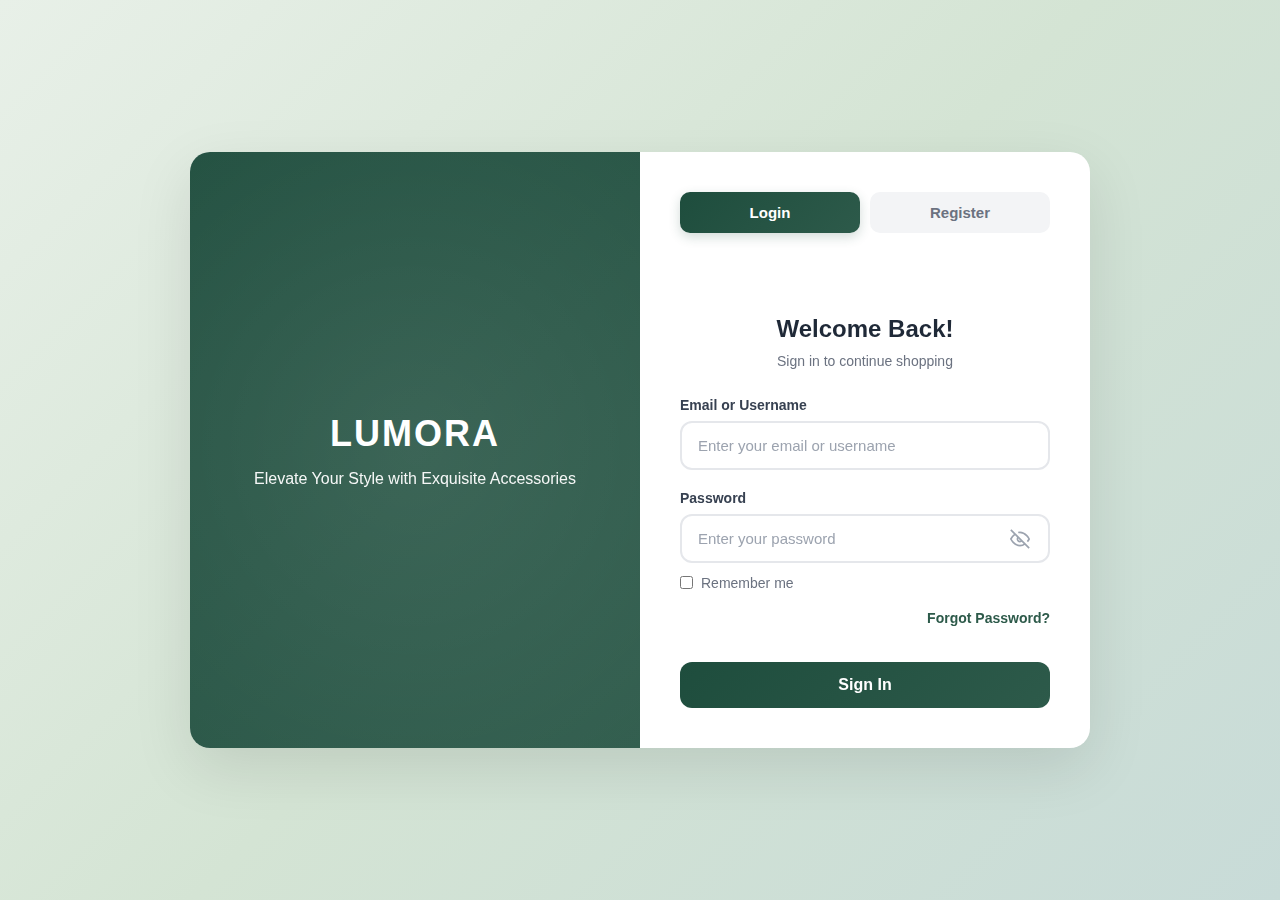
<file: frontend/pages/login.html>
<!DOCTYPE html>
<html lang="en">
<head>
    <meta charset="UTF-8">
    <meta name="viewport" content="width=device-width, initial-scale=1.0">
    <title>Lumora</title>
    <link rel="stylesheet" href="../css/auth.css">
        <script src="https://www.google.com/recaptcha/api.js" async defer></script>
</head>
<body>
    <div class="auth-container">
        <div class="brand-section">
            <div class="logo">LUMORA</div>
            <div class="brand-tagline">Elevate Your Style with Exquisite Accessories</div>
        </div>

        <div class="form-section">
            <div class="tab-buttons">
                <button class="tab-btn active" data-tab="login">Login</button>
                <button class="tab-btn" data-tab="register">Register</button>
            </div>

            <div id="alert" class="alert"></div>

            <div id="login-form" class="form-content active">
                
                <div id="login-step-credentials" class="login-step active">
                    <h2>Welcome Back!</h2>
                    <p class="subtitle">Sign in to continue shopping</p>
                    <form id="login-form-element" action="../../backend/php/auth.php" method="POST">
                        <input type="hidden" name="action" value="login_step_1_credentials">
                        
                        <div class="input-group">
                            <label>Email or Username</label>
                            <input type="text" name="identifier" id="login-identifier" placeholder="Enter your email or username" required>
                        </div>

                        <div class="input-group">
                            <label>Password</label>
                            <div class="password-input">
                                <input type="password" name="password" id="login-password" placeholder="Enter your password" required>
                                <button type="button" class="toggle-password" data-target="login-password">
                                    <svg class="eye-icon" width="20" height="20" viewBox="0 0 24 24" fill="none" stroke="currentColor" stroke-width="2">
                                        <g class="eye-open">
                                            <path d="M1 12s4-8 11-8 11 8 11 8-4 8-11 8-11-8-11-8z"></path>
                                            <circle cx="12" cy="12" r="3"></circle>
                                        </g>
                                        <g class="eye-closed">
                                            <path d="M17.94 17.94A10.07 10.07 0 0 1 12 20c-7 0-11-8-11-8a18.45 18.45 0 0 1 5.06-5.94M9.9 4.24A9.12 9.12 0 0 1 12 4c7 0 11 8 11 8a18.5 18.5 0 0 1-2.16 3.19m-6.72-1.07a3 3 0 1 1-4.24-4.24"></path>
                                            <line x1="1" y1="1" x2="23" y2="23"></line>
                                        </g>
                                    </svg>
                                </button>
                            </div>
                        </div>

                        <div class="checkbox-group" style="margin-bottom: 25px; margin-top: -10px;">
                            <input type="checkbox" name="remember_me" id="remember-me">
                            <label for="remember-me">Remember me</label>
                        </div>

                        <div class="forgot-password">
                            <a href="#" id="forgot-password-link">Forgot Password?</a>
                        </div>
                        <button type="submit" class="submit-btn">Sign In</button>
                    </form>
                </div>
                
                <div id="login-step-otp" class="login-step">
                    <h2>Verify Your Identity</h2>
                    <p class="subtitle">A 6-digit code was sent to your email for security.</p>
                    <form id="login-otp-form-element" action="../../backend/php/auth.php" method="POST">
                        <input type="hidden" name="action" value="login_step_2_otp">
                        <div class="input-group">
                            <label>Verification Code (OTP)</label>
                            <input type="text" name="otp" id="login-otp" placeholder="Enter 6-digit OTP" maxlength="6" required>
                        </div>
                        
                        <div class="resend-otp-container">
                            <button type="button" class="resend-otp-btn" id="login-resend-otp">
                                Resend Code
                            </button>
                            <span class="resend-timer" id="login-resend-timer"></span>
                        </div>
                        
                        <button type="submit" class="submit-btn">Verify & Login</button>
                    </form>
                </div>

            </div>

            <!-- Forgot Password Form -->
            <div id="forgot-form" class="form-content">
                
                <!-- Step 1: Email -->
                <div id="forgot-step-email" class="forgot-step active">
                    <h2>Reset Password</h2>
                    <p class="subtitle">Enter your email address to receive a password reset code</p>
                    <form id="forgot-email-form-element" action="../../backend/php/auth.php" method="POST">
                        <input type="hidden" name="action" value="forgot_password_step_1_email">
                        
                        <div class="input-group">
                            <label>Email Address</label>
                            <input type="email" name="email" id="forgot-email" placeholder="Enter your registered email" required>
                        </div>
                        
                        <button type="submit" class="submit-btn">Send Reset Code</button>
                    </form>
                    <div class="back-to-login">
                        <a href="#" class="back-to-login-link">← Back to Login</a>
                    </div>
                </div>

                <!-- Step 2: Verify OTP -->
                <div id="forgot-step-otp" class="forgot-step">
                    <h2>Verify Code</h2>
                    <p class="subtitle">Enter the 6-digit code sent to your email</p>
                    <form id="forgot-otp-form-element" action="../../backend/php/auth.php" method="POST">
                        <input type="hidden" name="action" value="forgot_password_step_2_verify">
                        
                        <div class="input-group">
                            <label>Verification Code (OTP)</label>
                            <input type="text" name="otp" id="forgot-otp" placeholder="Enter 6-digit OTP" maxlength="6" required>
                        </div>
                        
                        <div class="resend-otp-container">
                            <button type="button" class="resend-otp-btn" id="forgot-resend-otp">
                                Resend Code
                            </button>
                            <span class="resend-timer" id="forgot-resend-timer"></span>
                        </div>
                        
                        <button type="submit" class="submit-btn">Verify Code</button>
                    </form>
                    <div class="back-to-login">
                        <a href="#" class="back-to-login-link">← Back to Login</a>
                    </div>
                </div>

                <!-- Step 3: Reset Password -->
                <div id="forgot-step-reset" class="forgot-step">
                    <h2>Create New Password</h2>
                    <p class="subtitle">Enter your new password</p>
                    <form id="forgot-reset-form-element" action="../../backend/php/auth.php" method="POST">
                        <input type="hidden" name="action" value="forgot_password_step_3_reset">
                        
                        <div class="input-group">
                            <label>New Password</label>
                            <div class="password-input">
                                <input type="password" name="password" id="forgot-password" placeholder="Enter new password" required>
                                <button type="button" class="toggle-password" data-target="forgot-password">
                                    <svg class="eye-icon" width="20" height="20" viewBox="0 0 24 24" fill="none" stroke="currentColor" stroke-width="2">
                                        <g class="eye-open">
                                            <path d="M1 12s4-8 11-8 11 8 11 8-4 8-11 8-11-8-11-8z"></path>
                                            <circle cx="12" cy="12" r="3"></circle>
                                        </g>
                                        <g class="eye-closed">
                                            <path d="M17.94 17.94A10.07 10.07 0 0 1 12 20c-7 0-11-8-11-8a18.45 18.45 0 0 1 5.06-5.94M9.9 4.24A9.12 9.12 0 0 1 12 4c7 0 11 8 11 8a18.5 18.5 0 0 1-2.16 3.19m-6.72-1.07a3 3 0 1 1-4.24-4.24"></path>
                                            <line x1="1" y1="1" x2="23" y2="23"></line>
                                        </g>
                                    </svg>
                                </button>
                            </div>
                        </div>

                        <div class="input-group">
                            <label>Confirm New Password</label>
                            <div class="password-input">
                                <input type="password" name="password_confirm" id="forgot-password-confirm" placeholder="Confirm new password" required>
                                <button type="button" class="toggle-password" data-target="forgot-password-confirm">
                                    <svg class="eye-icon" width="20" height="20" viewBox="0 0 24 24" fill="none" stroke="currentColor" stroke-width="2">
                                        <g class="eye-open">
                                            <path d="M1 12s4-8 11-8 11 8 11 8-4 8-11 8-11-8-11-8z"></path>
                                            <circle cx="12" cy="12" r="3"></circle>
                                        </g>
                                        <g class="eye-closed">
                                            <path d="M17.94 17.94A10.07 10.07 0 0 1 12 20c-7 0-11-8-11-8a18.45 18.45 0 0 1 5.06-5.94M9.9 4.24A9.12 9.12 0 0 1 12 4c7 0 11 8 11 8a18.5 18.5 0 0 1-2.16 3.19m-6.72-1.07a3 3 0 1 1-4.24-4.24"></path>
                                            <line x1="1" y1="1" x2="23" y2="23"></line>
                                        </g>
                                    </svg>
                                </button>
                            </div>
                        </div>
                        
                        <button type="submit" class="submit-btn">Reset Password</button>
                    </form>
                    <div class="back-to-login">
                        <a href="#" class="back-to-login-link">← Back to Login</a>
                    </div>
                </div>
                
            </div>
            
            <div id="register-form" class="form-content">

                <div id="register-step-email" class="register-step active">
                    <h2>Create Account</h2>
                    <p class="subtitle">Step 1 out of 4: Enter your email to verify</p>
                    <form id="register-email-form-element" action="../../backend/php/auth.php" method="POST">
                        <input type="hidden" name="action" value="register_step_1_email">
                        <div class="input-group">
                            <label>Email</label>
                            <input type="email" name="email" id="register-email" placeholder="Enter your email address" required>
                        </div>
                        <button type="submit" class="submit-btn">Send Verification Code</button>
                    </form>
                </div>

                <div id="register-step-otp" class="register-step">
                    <h2>Verify Your Email</h2>
                    <p class="subtitle">Step 2 out of 4: Enter the 6-digit code sent to your email</p>
                    <form id="register-otp-form-element" action="../../backend/php/auth.php" method="POST">
                        <input type="hidden" name="action" value="register_step_2_otp">
                        <div class="input-group">
                            <label>Verification Code (OTP)</label>
                            <input type="text" name="otp" id="register-otp" placeholder="Enter 6-digit OTP" maxlength="6" required>
                        </div>
                        
                        <div class="resend-otp-container">
                            <button type="button" class="resend-otp-btn" id="register-resend-otp">
                                Resend Code
                            </button>
                            <span class="resend-timer" id="register-resend-timer"></span>
                        </div>
                        
                        <button type="submit" class="submit-btn">Verify OTP</button>
                    </form>
                </div>

                <div id="register-step-captcha" class="register-step">
                    <h2>Bot Check</h2>
                    <p class="subtitle">Step 3 out of 4: Please prove you are not a robot</p>
                    <form id="register-captcha-form-element" action="../../backend/php/auth.php" method="POST">
                        <input type="hidden" name="action" value="register_step_3_captcha">
                        <div class="input-group captcha-group">
    <div class="g-recaptcha" data-sitekey="6LflqgUsAAAAAMXDGxzfOY_JaQstI1ulTo-9FkUj"></div>
</div>
                        <button type="submit" class="submit-btn">Verify</button>
                    </form>
                </div>
                
                <div id="register-step-details" class="register-step">
                    <h2>Final Step</h2>
                    <p class="subtitle">Step 4 out of 4: Create your username and password</p>
                    <form id="register-form-element" action="../../backend/php/auth.php" method="POST">
                        <input type="hidden" name="action" value="register_step_4_details">
                        
                        <div class="input-group">
                            <label>Username</label>
                            <input type="text" name="username" id="register-username" placeholder="Choose a username" required>
                        </div>

                        <div class="input-group">
                            <label>Password</label>
                            <div class="password-input">
                                <input type="password" name="password" id="register-password" placeholder="Create a password" required>
                                <button type="button" class="toggle-password" data-target="register-password">
                                    <svg class="eye-icon" width="20" height="20" viewBox="0 0 24 24" fill="none" stroke="currentColor" stroke-width="2">
                                        <g class="eye-open">
                                            <path d="M1 12s4-8 11-8 11 8 11 8-4 8-11 8-11-8-11-8z"></path>
                                            <circle cx="12" cy="12" r="3"></circle>
                                        </g>
                                        <g class="eye-closed">
                                            <path d="M17.94 17.94A10.07 10.07 0 0 1 12 20c-7 0-11-8-11-8a18.45 18.45 0 0 1 5.06-5.94M9.9 4.24A9.12 9.12 0 0 1 12 4c7 0 11 8 11 8a18.5 18.5 0 0 1-2.16 3.19m-6.72-1.07a3 3 0 1 1-4.24-4.24"></path>
                                            <line x1="1" y1="1" x2="23" y2="23"></line>
                                        </g>
                                    </svg>
                                </button>
                            </div>
                        </div>

                        <div class="input-group">
                            <label>Confirm Password</label>
                            <div class="password-input">
                                <input type="password" name="password_confirm" id="register-password-confirm" placeholder="Confirm your password" required>
                                <button type="button" class="toggle-password" data-target="register-password-confirm">
                                    <svg class="eye-icon" width="20" height="20" viewBox="0 0 24 24" fill="none" stroke="currentColor" stroke-width="2">
                                        <g class="eye-open">
                                            <path d="M1 12s4-8 11-8 11 8 11 8-4 8-11 8-11-8-11-8z"></path>
                                            <circle cx="12" cy="12" r="3"></circle>
                                        </g>
                                        <g class="eye-closed">
                                            <path d="M17.94 17.94A10.07 10.07 0 0 1 12 20c-7 0-11-8-11-8a18.45 18.45 0 0 1 5.06-5.94M9.9 4.24A9.12 9.12 0 0 1 12 4c7 0 11 8 11 8a18.5 18.5 0 0 1-2.16 3.19m-6.72-1.07a3 3 0 1 1-4.24-4.24"></path>
                                            <line x1="1" y1="1" x2="23" y2="23"></line>
                                        </g>
                                    </svg>
                                </button>
                            </div>
                        </div>

                        <div class="checkbox-group">
                            <input type="checkbox" name="terms" id="terms" required>
                            <label for="terms">I agree to the <a href="#" id="terms-link">Terms & Conditions</a></label>
                        </div>

                        <button type="submit" class="submit-btn">Create Account</button>
                    </form>
                </div>
            </div>
        </div>
    </div>

    <div id="terms-modal" class="modal">
        <div class="modal-content">
            <span class="modal-close-btn">&times;</span>
            <h2>Terms & Conditions</h2>
            <p>Welcome to Lumora!</p>
            <p>By creating an account, you agree to the following terms:</p>
            <ul>
                <li>You are responsible for maintaining the confidentiality of your account and password.</li>
                <li>All information you provide must be accurate and current.</li>
                <li>You agree not to use the service for any illegal or unauthorized purpose.</li>
                <li>We reserve a right to terminate accounts that violate these terms.</li>
                <li>Sales, returns, and shipping policies are as stated on their respective pages.</li>
            </ul>
            <p>Thank you for shopping with Lumora.</p>
        </div>
    </div>

    <script src="../js/auth.js"></script>
</body>
</html>
</file>
<file: frontend/css/auth.css>
* {
        margin: 0;
        padding: 0;
        box-sizing: border-box;
    }

    body {
        font-family: 'Segoe UI', Tahoma, Geneva, Verdana, sans-serif;
        background: linear-gradient(135deg, #e8f0e8 0%, #d4e4d4 50%, #c8dbd8 100%);
        min-height: 100vh;
        display: flex;
        align-items: center;
        justify-content: center;
        padding: 20px;
    }

    .auth-container {
        background: white;
        border-radius: 20px;
        box-shadow: 0 20px 60px rgba(0, 0, 0, 0.1);
        overflow: hidden;
        max-width: 900px;
        width: 100%;
        display: grid;
        grid-template-columns: 1fr 1fr;
        min-height: auto;
        animation: fadeInUp 0.6s cubic-bezier(0.4, 0, 0.2, 1);
    }

    .brand-section {
        background: linear-gradient(135deg, #1e4d3d 0%, #2d5a4a 100%);
        padding: 40px 30px;
        display: flex;
        flex-direction: column;
        justify-content: center;
        align-items: center;
        color: white;
        position: relative;
        overflow: hidden;
    }

    .brand-section::before {
        content: '';
        position: absolute;
        top: -50%;
        right: -50%;
        width: 200%;
        height: 200%;
        background: radial-gradient(circle, rgba(255,255,255,0.1) 0%, transparent 70%);
        animation: pulse 15s ease-in-out infinite;
    }

    @keyframes pulse {
        0%, 100% { transform: scale(1); opacity: 0.5; }
        50% { transform: scale(1.1); opacity: 0.3; }
    }

    .logo {
        font-size: 36px;
        font-weight: bold;
        margin-bottom: 15px;
        position: relative;
        z-index: 1;
        letter-spacing: 2px;
    }

    .brand-tagline {
        font-size: 16px;
        text-align: center;
        opacity: 0.95;
        position: relative;
        z-index: 1;
    }

    .form-section {
        padding: 40px;
        display: flex;
        flex-direction: column;
        justify-content: center;
        position: relative;
        min-height: 500px;
    }

    .tab-buttons {
        display: flex;
        gap: 10px;
        margin-bottom: 30px;
        position: relative;
        z-index: 10;
    }

    .tab-btn {
        flex: 1;
        padding: 12px;
        border: none;
        background: #f3f4f6;
        color: #6b7280;
        font-size: 15px;
        font-weight: 600;
        cursor: pointer;
        border-radius: 10px;
        transition: all 0.3s cubic-bezier(0.4, 0, 0.2, 1);
        position: relative;
    }

    .tab-btn:hover {
        background: #e5e7eb;
        transform: translateY(-1px);
    }

    .tab-btn.active {
        background: linear-gradient(135deg, #1e4d3d 0%, #2d5a4a 100%);
        color: white;
        box-shadow: 0 4px 12px rgba(30, 77, 61, 0.2);
    }

    /* FIXED: Better form content positioning and transitions */
    .form-content {
        display: none;
        opacity: 0;
        transform: translateY(30px) scale(0.95);
        transition: all 0.6s cubic-bezier(0.34, 1.56, 0.64, 1);
        filter: blur(8px);
    }

    .form-content.active {
        display: block;
        opacity: 1;
        transform: translateY(0) scale(1);
        filter: blur(0);
        position: relative;
        z-index: 1;
    }

    h2 {
        font-size: 24px;
        margin-bottom: 8px;
        color: #1f2937;
        text-align: center;
    }

    .subtitle {
        color: #6b7280;
        margin-bottom: 25px;
        font-size: 14px;
        line-height: 1.5;
        text-align: center;
    }

    .input-group {
        margin-bottom: 20px;
    }

    label {
        display: block;
        margin-bottom: 8px;
        color: #374151;
        font-size: 14px;
        font-weight: 600;
    }

    input {
        width: 100%;
        padding: 14px 16px;
        border: 2px solid #e5e7eb;
        border-radius: 12px;
        font-size: 15px;
        transition: all 0.3s cubic-bezier(0.4, 0, 0.2, 1);
        outline: none;
        background: white;
    }

    input:focus {
        border-color: #2d5a4a;
        background: #f0f5f3;
        box-shadow: 0 0 0 3px rgba(45, 90, 74, 0.1);
    }

    input::placeholder {
        color: #9ca3af;
    }

    .password-input {
        position: relative;
    }

    .password-input input {
        padding-right: 50px;
    }

    .toggle-password {
        position: absolute;
        right: 16px;
        top: 50%;
        transform: translateY(-50%);
        background: none;
        border: none;
        cursor: pointer;
        color: #9ca3af;
        padding: 4px;
        display: flex;
        align-items: center;
        justify-content: center;
        transition: color 0.3s;
        z-index: 10;
    }

    .toggle-password:hover {
        color: #2d5a4a;
    }

    .eye-icon {
        width: 20px;
        height: 20px;
    }

    /* Styles for password toggle icon */
    .eye-icon .eye-closed {
        display: block;
    }

    .eye-icon .eye-open {
        display: none;
    }

    /* Toggled state (password visible) */
    .eye-icon.toggled .eye-closed {
        display: none;
    }

    .eye-icon.toggled .eye-open {
        display: block;
    }

    .forgot-password {
        text-align: right;
        margin-top: -10px;
        margin-bottom: 25px;
    }

    .forgot-password a {
        color: #2d5a4a;
        text-decoration: none;
        font-size: 14px;
        font-weight: 600;
        transition: all 0.3s;
    }

    .forgot-password a:hover {
        color: #1e4d3d;
        text-decoration: underline;
    }

    .submit-btn {
        width: 100%;
        padding: 14px;
        border: none;
        background: linear-gradient(135deg, #1e4d3d 0%, #2d5a4a 100%);
        color: white;
        font-size: 16px;
        font-weight: 600;
        border-radius: 12px;
        cursor: pointer;
        transition: all 0.3s cubic-bezier(0.4, 0, 0.2, 1);
        margin-top: 10px;
    }

    .submit-btn:hover {
        transform: translateY(-2px);
        box-shadow: 0 8px 20px rgba(30, 77, 61, 0.3);
    }

    .submit-btn:active {
        transform: translateY(0);
    }

    .submit-btn:disabled {
        opacity: 0.6;
        cursor: not-allowed;
        transform: none;
    }

    .checkbox-group {
        display: flex;
        align-items: flex-start;
        gap: 8px;
        margin-bottom: 20px;
        font-size: 14px;
    }

    .checkbox-group input[type="checkbox"] {
        width: auto;
        margin: 3px 0 0;
        cursor: pointer;
    }

    .checkbox-group label {
        margin: 0;
        font-weight: normal;
        color: #6b7280;
        cursor: pointer;
        line-height: 1.5;
    }

    .checkbox-group a {
        color: #2d5a4a;
        text-decoration: none;
        font-weight: 600;
    }

    .checkbox-group a:hover {
        text-decoration: underline;
    }

    /* IMPROVED: Smoother alert animations */
    .alert {
        padding: 14px 18px;
        border-radius: 10px;
        margin-bottom: 20px;
        font-size: 14px;
        line-height: 1.5;
        border: 2px solid transparent;
        opacity: 0;
        max-height: 0;
        overflow: hidden;
        transform: translateY(-20px) scale(0.95);
        transition: all 0.4s cubic-bezier(0.34, 1.56, 0.64, 1);
    }

    .alert.success {
        background: linear-gradient(135deg, #d1fae5 0%, #a7f3d0 100%);
        color: #065f46;
        border-color: #6ee7b7;
    }

    .alert.error {
        background: linear-gradient(135deg, #fee2e2 0%, #fecaca 100%);
        color: #991b1b;
        border-color: #fca5a5;
    }

    .alert.show {
        opacity: 1;
        max-height: 300px;
        transform: translateY(0) scale(1);
        margin-bottom: 20px;
    }

    .alert ul {
        margin: 0;
        padding-left: 20px;
        text-align: left;
    }

    .alert li {
        margin-bottom: 5px;
    }

    .alert li:last-child {
        margin-bottom: 0;
    }

    /* FIXED: Smoother step transitions */
    .register-step, .login-step {
        display: none;
        opacity: 0;
        transform: translateX(50px) scale(0.97);
        transition: all 0.5s cubic-bezier(0.34, 1.56, 0.64, 1);
    }

    .register-step.active, .login-step.active {
        display: block;
        opacity: 1;
        transform: translateX(0) scale(1);
    }

    /* Stagger animation for form elements */
    .register-step.active .input-group,
    .register-step.active .checkbox-group,
    .register-step.active .submit-btn,
    .login-step.active .input-group,
    .login-step.active .checkbox-group,
    .login-step.active .submit-btn,
    .login-step.active .forgot-password {
        animation: slideInUp 0.5s cubic-bezier(0.34, 1.56, 0.64, 1) backwards;
    }

    .register-step.active .input-group:nth-child(2),
    .login-step.active .input-group:nth-child(2) {
        animation-delay: 0.05s;
    }

    .register-step.active .input-group:nth-child(3),
    .login-step.active .input-group:nth-child(3) {
        animation-delay: 0.1s;
    }

    .register-step.active .checkbox-group,
    .login-step.active .forgot-password {
        animation-delay: 0.15s;
    }

    .register-step.active .submit-btn,
    .login-step.active .submit-btn {
        animation-delay: 0.2s;
    }

    @keyframes slideInUp {
        from {
            opacity: 0;
            transform: translateY(20px);
        }
        to {
            opacity: 1;
            transform: translateY(0);
        }
    }

    .captcha-group {
        position: relative;
        display: flex;
        flex-direction: column;
        align-items: center;
    }

.captcha-group {
    display: flex;
    flex-direction: column;
    align-items: center;
    margin-bottom: 20px;
}

.g-recaptcha {
    transform: scale(0.95);
    transform-origin: center;
    margin: 10px 0;
}

@media (max-width: 768px) {
    .g-recaptcha {
        transform: scale(0.85);
    }
}
    #captcha-image:hover {
        box-shadow: 0 4px 12px rgba(0, 0, 0, 0.1);
    }

    #reload-captcha-btn:hover {
        background: #2d5a4a;
        color: white;
        border-color: #2d5a4a;
        transform: translateY(-1px);
    }

    .captcha-group input {
        margin-top: 0;
    }

    /* IMPROVED: Modal animations */
    .modal {
        display: none;
        position: fixed;
        z-index: 1000;
        left: 0;
        top: 0;
        width: 100%;
        height: 100%;
        overflow: auto;
        background-color: rgba(0, 0, 0, 0);
        backdrop-filter: blur(0px);
        opacity: 0;
        visibility: hidden;
        transition: all 0.4s cubic-bezier(0.4, 0, 0.2, 1);
    }

    .modal.show {
        display: flex;
        align-items: center;
        justify-content: center;
        background-color: rgba(0, 0, 0, 0.5);
        backdrop-filter: blur(4px);
        opacity: 1;
        visibility: visible;
    }


    .modal-content {
        background-color: #fefefe;
        margin: 20px;
        padding: 40px;
        border: none;
        width: 90%;
        max-width: 600px;
        border-radius: 20px;
        box-shadow: 0 20px 60px rgba(0, 0, 0, 0.3);
        position: relative;
        transform: translateY(-50px) scale(0.9);
        opacity: 0;
        text-align: center;
        transition: all 0.4s cubic-bezier(0.34, 1.56, 0.64, 1);
    }

    .modal.show .modal-content {
        transform: translateY(0) scale(1);
        opacity: 1;
    }

    .modal-content h2 {
        color: #1e4d3d;
        margin-bottom: 20px;
        font-size: 28px;
        text-align: left;
    }
    .modal-content {
        background-color: #fefefe;
        margin: 20px;
        padding: 40px;
        border: none;
        width: 90%;
        max-width: 600px;
        border-radius: 20px;
        box-shadow: 0 20px 60px rgba(0, 0, 0, 0.3);
        position: relative;
        transform: translateY(-50px) scale(0.9);
        opacity: 0;
        text-align: center;
        transition: all 0.4s cubic-bezier(0.34, 1.56, 0.64, 1);
    }

    .modal.show .modal-content {
        transform: translateY(0) scale(1);
        opacity: 1;
    }

    .modal-content h2 {
        color: #1e4d3d;
        margin-bottom: 20px;
        font-size: 28px;
        text-align: center;
    }

    .modal-content p {
        margin-bottom: 15px;
        line-height: 1.7;
        color: #374151;
        text-align: center;
    }

    .modal-content ul {
        margin: 0 auto 20px;
        padding-left: 20px;
        line-height: 1.7;
        color: #374151;
        text-align: left;
        display: inline-block;
        max-width: 500px;
    }

    .modal-content li {
        margin-bottom: 10px;
    }

    .modal-close-btn {
        color: #9ca3af;
        position: absolute;
        top: 20px;
        right: 25px;
        font-size: 32px;
        font-weight: bold;
        cursor: pointer;
        transition: all 0.3s cubic-bezier(0.4, 0, 0.2, 1);
        line-height: 1;
    }

    .modal-close-btn:hover,
    .modal-close-btn:focus {
        color: #1e4d3d;
        transform: rotate(90deg) scale(1.1);
    }
    /* Resend OTP Container and Button Styling */
    .resend-otp-container {
        display: flex;
        align-items: center;
        justify-content: center;
        gap: 10px;
        margin-bottom: 20px;
        margin-top: -5px;
    }

    .resend-otp-btn {
        background: transparent;
        border: none;
        color: #2d5a4a;
        font-size: 14px;
        font-weight: 600;
        cursor: pointer;
        padding: 8px 12px;
        border-radius: 8px;
        transition: all 0.3s cubic-bezier(0.4, 0, 0.2, 1);
        text-decoration: underline;
    }

    .resend-otp-btn:hover:not(:disabled) {
        background: #f0f5f3;
        color: #1e4d3d;
        text-decoration: none;
    }

    .resend-otp-btn:disabled {
        color: #9ca3af;
        cursor: not-allowed;
        opacity: 0.5;
        text-decoration: none;
    }

    .resend-timer {
        color: #6b7280;
        font-size: 13px;
        font-weight: 600;
        white-space: nowrap;
    }

    /* Forgot Password Link Styling */
.back-to-login {
    text-align: center;
    margin-top: 20px;
    font-size: 14px;
    color: #6b7280;
}

.back-to-login a {
    color: #2d5a4a;
    text-decoration: none;
    font-weight: 600;
    transition: all 0.3s;
}

.back-to-login a:hover {
    color: #1e4d3d;
    text-decoration: underline;
}

/* Forgot Password Steps */
.forgot-step {
    display: none;
    opacity: 0;
    transform: translateX(50px) scale(0.97);
    transition: all 0.5s cubic-bezier(0.34, 1.56, 0.64, 1);
}

.forgot-step.active {
    display: block;
    opacity: 1;
    transform: translateX(0) scale(1);
}

.forgot-step.active .input-group,
.forgot-step.active .submit-btn,
.forgot-step.active .back-to-login,
.forgot-step.active .resend-otp-container {
    animation: slideInUp 0.5s cubic-bezier(0.34, 1.56, 0.64, 1) backwards;
}

.forgot-step.active .input-group:nth-child(2) {
    animation-delay: 0.05s;
}

.forgot-step.active .input-group:nth-child(3) {
    animation-delay: 0.1s;
}

.forgot-step.active .resend-otp-container {
    animation-delay: 0.15s;
}

.forgot-step.active .submit-btn {
    animation-delay: 0.2s;
}

.forgot-step.active .back-to-login {
    animation-delay: 0.25s;
}

    @media (max-width: 768px) {
        .auth-container {
            grid-template-columns: 1fr;
        }

        .brand-section {
            padding: 30px 20px;
            min-height: 180px;
        }

        .form-section {
            padding: 30px 20px;
            min-height: 450px;
        }

        .logo {
            font-size: 28px;
        }

        .brand-tagline {
            font-size: 14px;
        }

        .captcha-group {
            align-items: flex-start;
        }

        #captcha-image {
            width: 180px;
            height: 60px;
        }

        #reload-captcha-btn {
            width: 100%;
        }
    }

    @keyframes fadeInUp {
        from {
            opacity: 0;
            transform: translateY(30px);
        }
        to {
            opacity: 1;
            transform: translateY(0);
        }
    }
</file>
